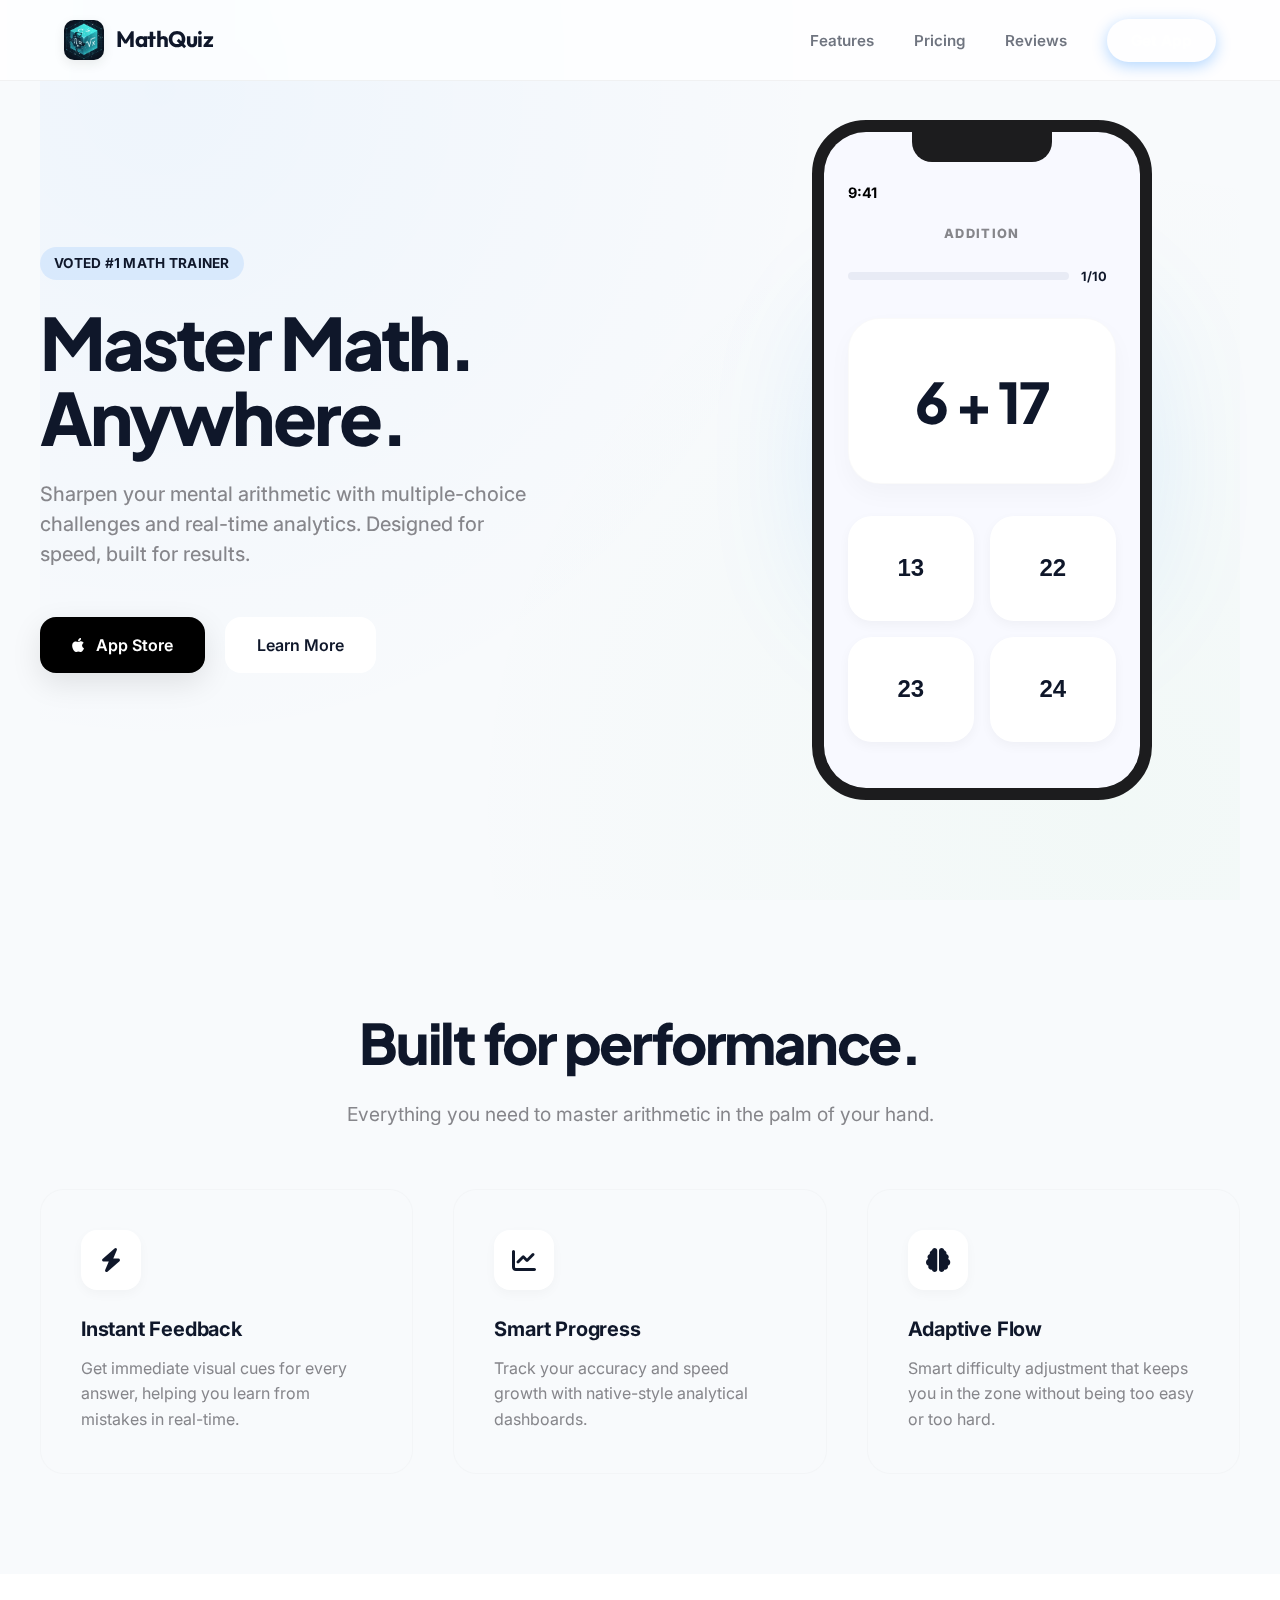
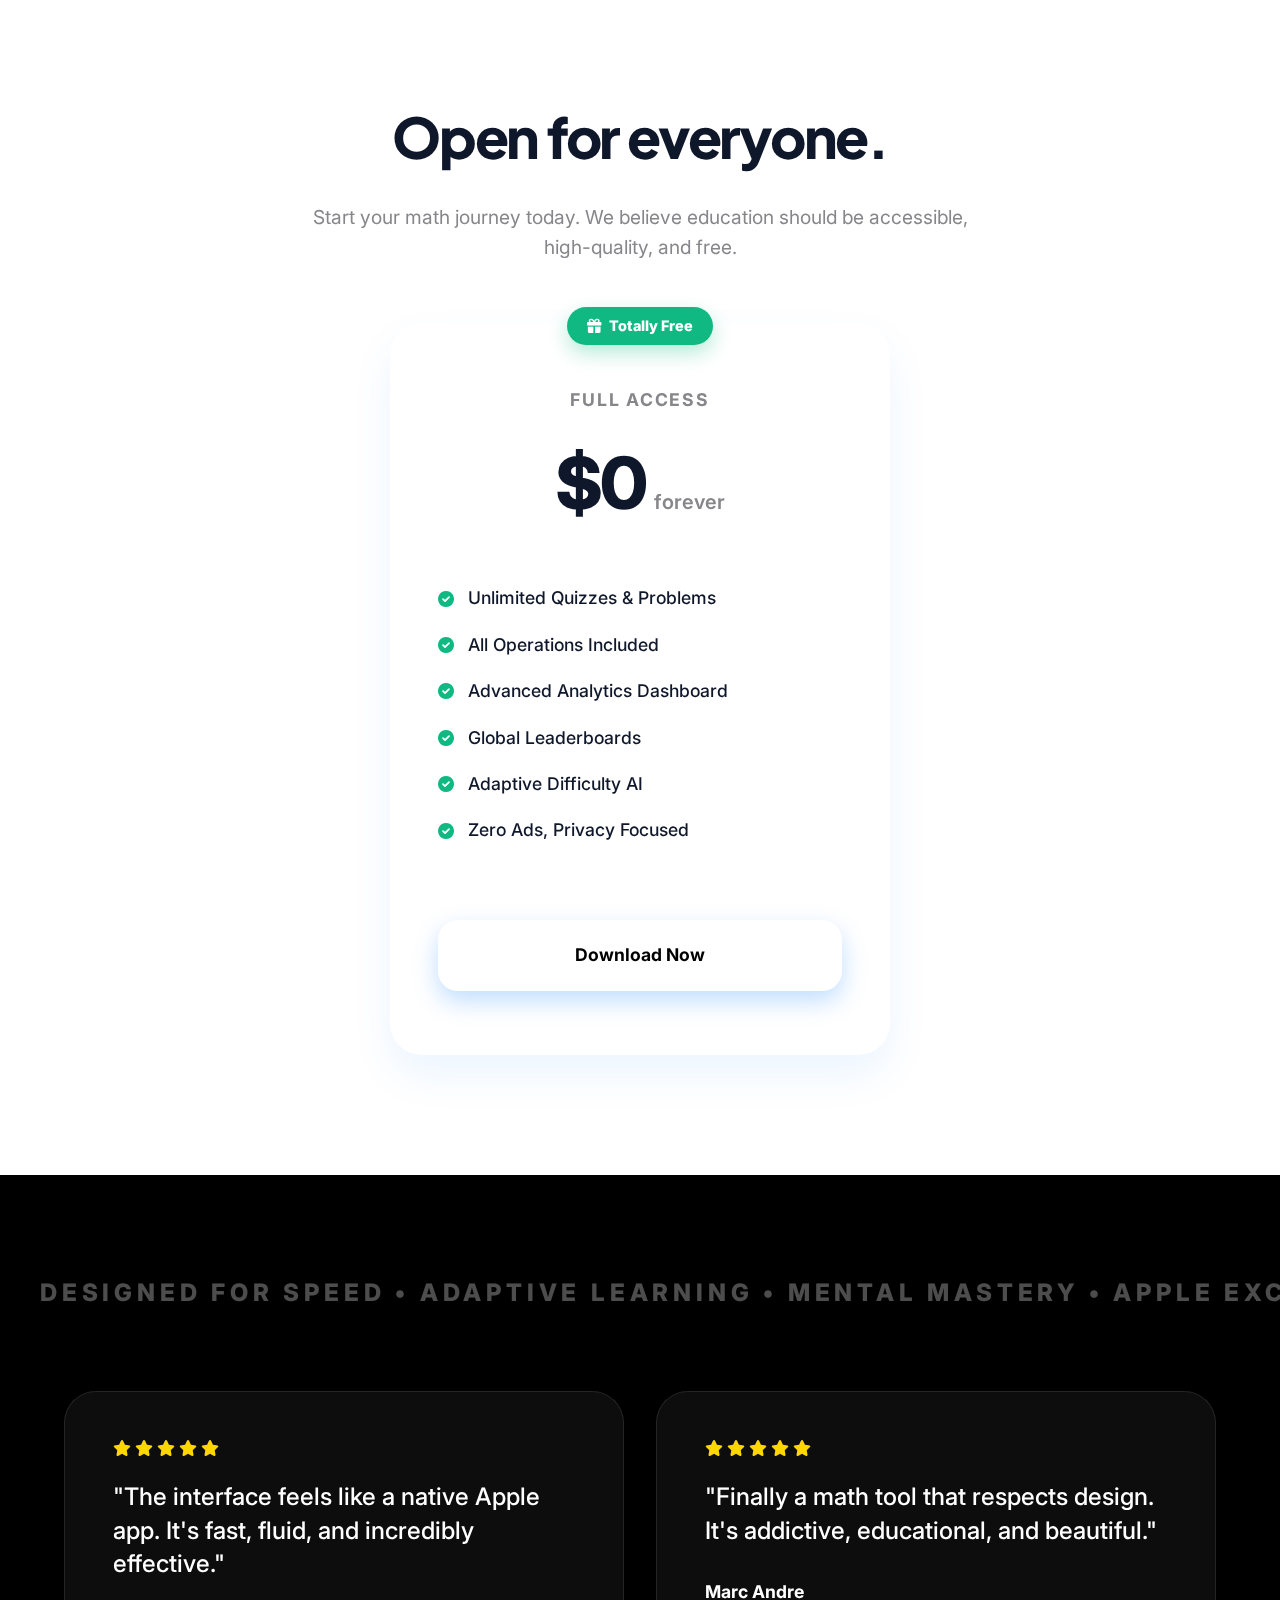
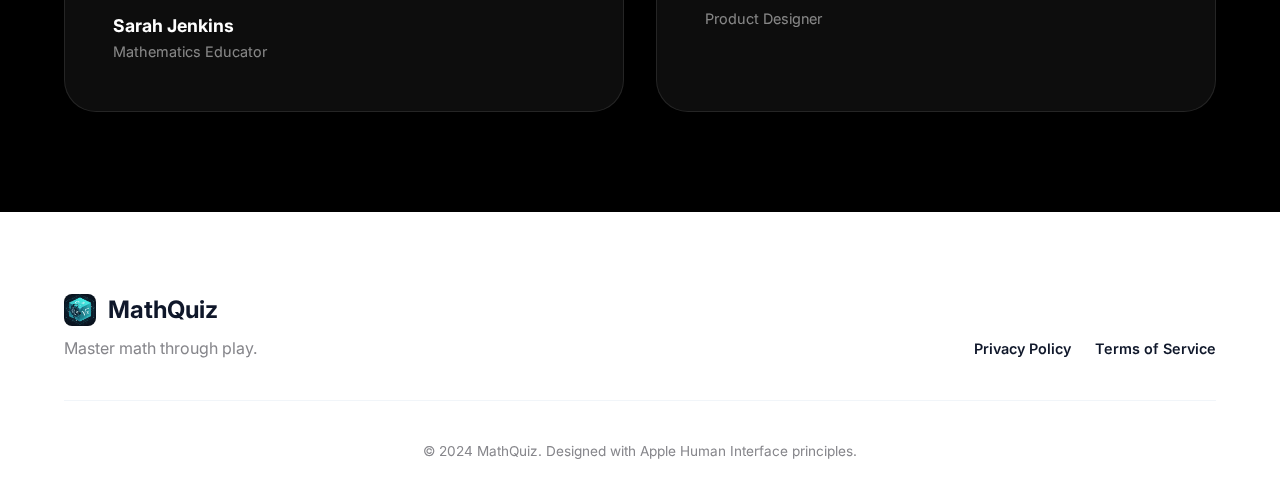
<file: index.html>
<!DOCTYPE html>
<html lang="en">
<head>
    <meta charset="UTF-8">
    <meta name="viewport" content="width=device-width, initial-scale=1.0, maximum-scale=1.0, user-scalable=no">
    <title>Math Quiz | Sharp Minds Play</title>
    
    <!-- Favicon -->
    <link rel="icon" type="image/jpeg" href="assets/favicon.jpg">
    <link rel="apple-touch-icon" href="assets/favicon.jpg">

    <link rel="preconnect" href="https://fonts.googleapis.com">
    <link rel="preconnect" href="https://fonts.gstatic.com" crossorigin>
    <link href="https://fonts.googleapis.com/css2?family=Inter:wght@400;500;600;700&family=Plus+Jakarta+Sans:wght@700;800&family=Outfit:wght@500;600;700&display=swap" rel="stylesheet">
    <link rel="stylesheet" href="styles/base.css">
    <link rel="stylesheet" href="styles/components/navigation.css">
    <link rel="stylesheet" href="styles/sections/hero.css">
    <link rel="stylesheet" href="styles/sections/features.css">
    <link rel="stylesheet" href="styles/sections/pricing.css">
    <link rel="stylesheet" href="styles/widgets/quiz.css">
    <link rel="stylesheet" href="style.css">
    <link href="https://cdnjs.cloudflare.com/ajax/libs/font-awesome/6.0.0/css/all.min.css" rel="stylesheet">
</head>
<body>
    <!-- Navigation -->
    <header>
        <nav class="container">
            <a href="index.html" class="nav-brand">
                <div class="brand-logo-container">
                    <img src="assets/favicon.jpg" alt="MathQuiz Logo" class="brand-logo">
                </div>
                <h1>MathQuiz</h1>
            </a>
            <ul class="nav-links">
                <li><a href="#features">Features</a></li>
                <li><a href="#pricing-section">Pricing</a></li>
                <li><a href="#social-proof">Reviews</a></li>
                <li><a href="https://apps.apple.com/us/app/math-quiz-learn-math-fast/id6751744778" target="_blank" class="btn-get-app micro-interaction">Get App</a></li>
            </ul>
        </nav>
    </header>

    <main>
        <!-- Hero Section -->
        <section id="hero" class="container">
            <div class="hero-content">
                <div class="hero-badge">Voted #1 Math Trainer</div>
                <h1>Master Math.<br>Anywhere.</h1>
                <p>Sharpen your mental arithmetic with multiple-choice challenges and real-time analytics. Designed for speed, built for results.</p>
                <div class="hero-ctas">
                    <a href="https://apps.apple.com/us/app/math-quiz-learn-math-fast/id6751744778" target="_blank" class="btn-download micro-interaction">
                        <i class="fab fa-apple"></i>
                        <span>App Store</span>
                    </a>
                    <a href="#features" class="btn-learn-more micro-interaction">Learn More</a>
                </div>
            </div>
            
            <!-- iPhone Device Frame Preview -->
            <div class="iphone-container">
                <div class="iphone-frame">
                    <div class="iphone-screen">
                        <div class="mockup-ui">
                            <div class="app-header">
                                <span class="status-bar-time">9:41</span>
                                <div class="app-nav-dots">
                                    <span></span><span></span><span></span>
                                </div>
                            </div>
                            
                            <div class="quiz-category-label">Multiplication</div>

                            <div id="quiz-widget" class="widget-container mini">
                                <div class="progress-container">
                                    <div class="progress-bar"><div id="progress-inner"></div></div>
                                    <span class="progress-text">6/10</span>
                                </div>
                                
                                <div class="problem-card">
                                    <span id="problem">8 × 7</span>
                                </div>
                                
                                <div id="options-grid" class="options-grid">
                                    <!-- Options injected by JS -->
                                    <button class="option-btn micro-interaction">48</button>
                                    <button class="option-btn micro-interaction">56</button>
                                    <button class="option-btn micro-interaction">64</button>
                                    <button class="option-btn micro-interaction">54</button>
                                </div>
                                
                                <div class="status-container">
                                    <p id="status-message"></p>
                                </div>
                            </div>
                        </div>
                    </div>
                </div>
                <div class="iphone-glow"></div>
            </div>
        </section>

        <!-- Feature Grid -->
        <section id="features" class="container">
            <div class="section-header" style="text-align: center; margin-bottom: 60px;">
                <h2 style="font-family: 'Plus Jakarta Sans', sans-serif; font-size: clamp(2.5rem, 5vw, 3.5rem); font-weight: 800; letter-spacing: -0.04em; margin-bottom: 1rem;">Built for performance.</h2>
                <p style="color: var(--color-apple-gray); font-size: 1.2rem;">Everything you need to master arithmetic in the palm of your hand.</p>
            </div>
            <div class="features-grid">
                <div class="feature-item micro-interaction">
                    <div class="icon-box">
                        <i class="fas fa-bolt"></i>
                    </div>
                    <h3>Instant Feedback</h3>
                    <p>Get immediate visual cues for every answer, helping you learn from mistakes in real-time.</p>
                </div>
                <div class="feature-item micro-interaction">
                    <div class="icon-box">
                        <i class="fas fa-chart-line"></i>
                    </div>
                    <h3>Smart Progress</h3>
                    <p>Track your accuracy and speed growth with native-style analytical dashboards.</p>
                </div>
                <div class="feature-item micro-interaction">
                    <div class="icon-box">
                        <i class="fas fa-brain"></i>
                    </div>
                    <h3>Adaptive Flow</h3>
                    <p>Smart difficulty adjustment that keeps you in the zone without being too easy or too hard.</p>
                </div>
            </div>
        </section>

        <!-- Pricing Section -->
        <section id="pricing-section">
            <div class="container">
                <div class="pricing-header">
                    <h2>Open for everyone.</h2>
                    <p>Start your math journey today. We believe education should be accessible, high-quality, and free.</p>
                </div>

                <div class="pricing-grid single-tier">
                    <!-- Unified Free Tier -->
                    <div class="pricing-card featured micro-interaction">
                        <div class="free-badge-float">
                            <i class="fas fa-gift"></i>
                            Totally Free
                        </div>
                        <span class="tier-name">Full Access</span>
                        <div class="tier-price">
                            <span class="price-amount">$0</span>
                            <span class="price-period">forever</span>
                        </div>
                        <ul class="feature-list">
                            <li><i class="fas fa-check-circle"></i> Unlimited Quizzes & Problems</li>
                            <li><i class="fas fa-check-circle"></i> All Operations Included</li>
                            <li><i class="fas fa-check-circle"></i> Advanced Analytics Dashboard</li>
                            <li><i class="fas fa-check-circle"></i> Global Leaderboards</li>
                            <li><i class="fas fa-check-circle"></i> Adaptive Difficulty AI</li>
                            <li><i class="fas fa-check-circle"></i> Zero Ads, Privacy Focused</li>
                        </ul>
                        <a href="https://apps.apple.com/us/app/math-quiz-learn-math-fast/id6751744778" class="btn-pricing primary">Download Now</a>
                    </div>
                </div>
            </div>
        </section>

        <!-- Social Proof -->
        <section id="social-proof">
            <div class="marquee-container">
                <div id="marquee-logos">
                    <span>DESIGNED FOR SPEED • ADAPTIVE LEARNING • MENTAL MASTERY • APPLE EXCELLENCE • MATH FOR ALL • NO ADS • PRIVACY FIRST</span>
                    <span>DESIGNED FOR SPEED • ADAPTIVE LEARNING • MENTAL MASTERY • APPLE EXCELLENCE • MATH FOR ALL • NO ADS • PRIVACY FIRST</span>
                </div>
            </div>
            <div class="container">
                <div class="testimonial-grid">
                    <div class="testimonial-card micro-interaction">
                        <div class="stars"><i class="fas fa-star"></i><i class="fas fa-star"></i><i class="fas fa-star"></i><i class="fas fa-star"></i><i class="fas fa-star"></i></div>
                        <blockquote>"The interface feels like a native Apple app. It's fast, fluid, and incredibly effective."</blockquote>
                        <div class="testimonial-author">
                            <div class="author-info">
                                <strong>Sarah Jenkins</strong>
                                <span>Mathematics Educator</span>
                            </div>
                        </div>
                    </div>
                    <div class="testimonial-card micro-interaction">
                        <div class="stars"><i class="fas fa-star"></i><i class="fas fa-star"></i><i class="fas fa-star"></i><i class="fas fa-star"></i><i class="fas fa-star"></i></div>
                        <blockquote>"Finally a math tool that respects design. It's addictive, educational, and beautiful."</blockquote>
                        <div class="testimonial-author">
                            <div class="author-info">
                                <strong>Marc Andre</strong>
                                <span>Product Designer</span>
                            </div>
                        </div>
                    </div>
                </div>
            </div>
        </section>
    </main>

    <footer>
        <div class="container">
            <div class="footer-content">
                <div class="footer-brand">
                    <div class="footer-brand-top">
                        <img src="assets/favicon.jpg" alt="MathQuiz Logo" class="footer-logo">
                        <h2>MathQuiz</h2>
                    </div>
                    <p>Master math through play.</p>
                </div>
                <div class="footer-links">
                    <a href="pages/legal/privacy.html">Privacy Policy</a>
                    <a href="pages/legal/terms.html">Terms of Service</a>
                </div>
            </div>
            <div class="footer-bottom">
                <p>&copy; 2024 MathQuiz. Designed with Apple Human Interface principles.</p>
            </div>
        </div>
    </footer>

    <script src="script.js"></script>
</body>
</html>
</file>
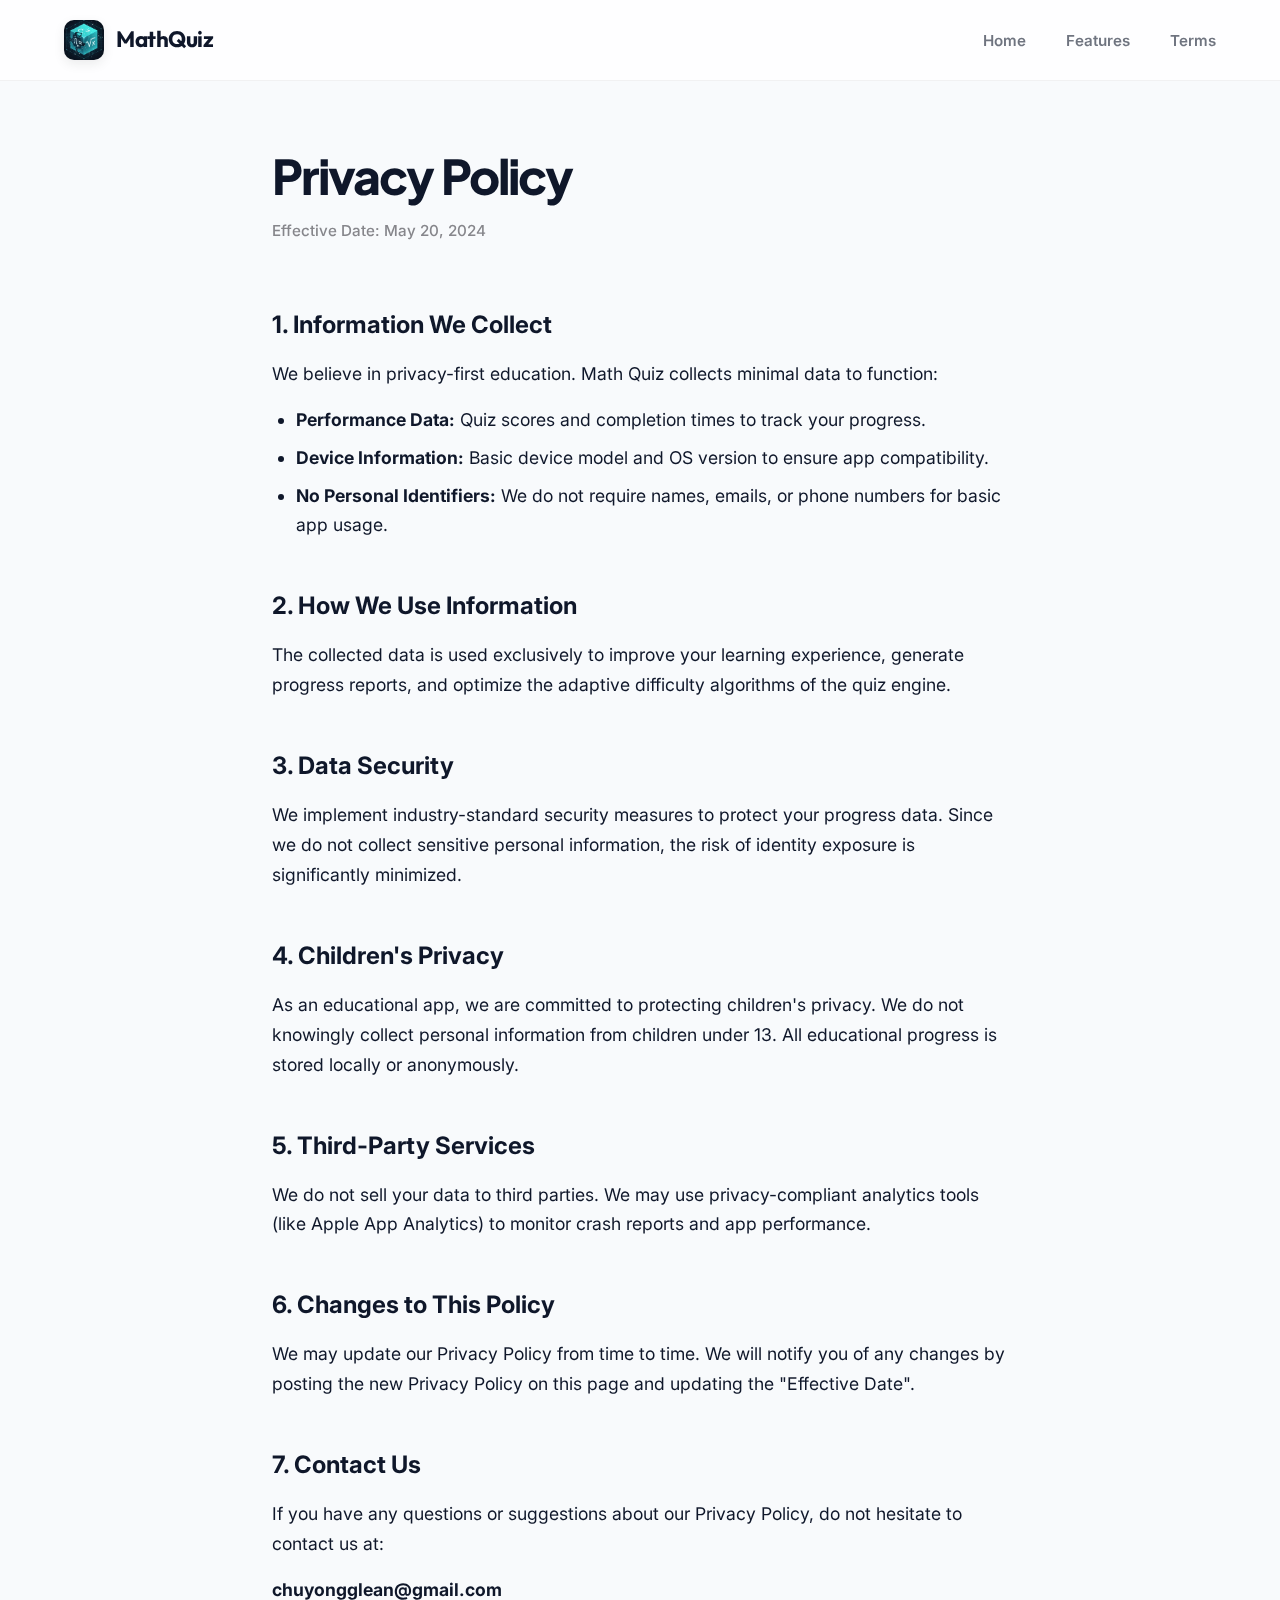
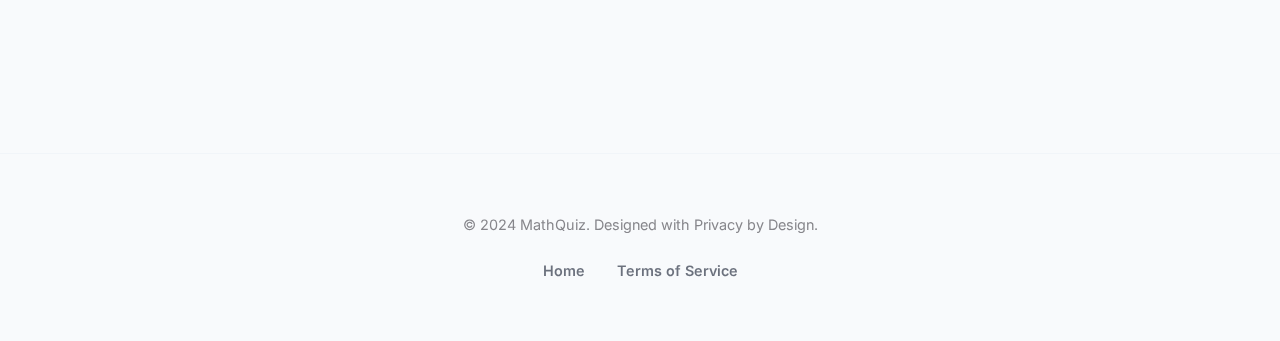
<file: pages/legal/privacy.html>
<!DOCTYPE html>
<html lang="en">
<head>
    <meta charset="UTF-8">
    <meta name="viewport" content="width=device-width, initial-scale=1.0">
    <title>Privacy Policy | Math Quiz</title>
    
    <!-- Favicon -->
    <link rel="icon" type="image/jpeg" href="../../assets/favicon.jpg">

    <link rel="preconnect" href="https://fonts.googleapis.com">
    <link rel="preconnect" href="https://fonts.gstatic.com" crossorigin>
    <link href="https://fonts.googleapis.com/css2?family=Inter:wght@400;500;600;700&family=Plus+Jakarta+Sans:wght@700;800&family=Outfit:wght@500;600;700&display=swap" rel="stylesheet">
    <link rel="stylesheet" href="../../styles/base.css">
    <link rel="stylesheet" href="../../styles/components/navigation.css">
    <link rel="stylesheet" href="../../styles/pages/legal.css">
    <link href="https://cdnjs.cloudflare.com/ajax/libs/font-awesome/6.0.0/css/all.min.css" rel="stylesheet">
</head>
<body>
    <header>
        <nav class="container">
            <a href="../../index.html" class="nav-brand">
                <div class="brand-logo-container">
                    <img src="../../assets/favicon.jpg" alt="MathQuiz Logo" class="brand-logo">
                </div>
                <h1>MathQuiz</h1>
            </a>
            <ul class="nav-links">
                <li><a href="../../index.html">Home</a></li>
                <li><a href="../../index.html#features">Features</a></li>
                <li><a href="terms.html">Terms</a></li>
            </ul>
        </nav>
    </header>

    <main class="legal-container">
        <section class="legal-content">
            <h1>Privacy Policy</h1>
            <p class="last-updated">Effective Date: May 20, 2024</p>

            <div class="legal-section">
                <h2>1. Information We Collect</h2>
                <p>We believe in privacy-first education. Math Quiz collects minimal data to function:</p>
                <ul>
                    <li><strong>Performance Data:</strong> Quiz scores and completion times to track your progress.</li>
                    <li><strong>Device Information:</strong> Basic device model and OS version to ensure app compatibility.</li>
                    <li><strong>No Personal Identifiers:</strong> We do not require names, emails, or phone numbers for basic app usage.</li>
                </ul>
            </div>

            <div class="legal-section">
                <h2>2. How We Use Information</h2>
                <p>The collected data is used exclusively to improve your learning experience, generate progress reports, and optimize the adaptive difficulty algorithms of the quiz engine.</p>
            </div>

            <div class="legal-section">
                <h2>3. Data Security</h2>
                <p>We implement industry-standard security measures to protect your progress data. Since we do not collect sensitive personal information, the risk of identity exposure is significantly minimized.</p>
            </div>

            <div class="legal-section">
                <h2>4. Children's Privacy</h2>
                <p>As an educational app, we are committed to protecting children's privacy. We do not knowingly collect personal information from children under 13. All educational progress is stored locally or anonymously.</p>
            </div>

            <div class="legal-section">
                <h2>5. Third-Party Services</h2>
                <p>We do not sell your data to third parties. We may use privacy-compliant analytics tools (like Apple App Analytics) to monitor crash reports and app performance.</p>
            </div>

            <div class="legal-section">
                <h2>6. Changes to This Policy</h2>
                <p>We may update our Privacy Policy from time to time. We will notify you of any changes by posting the new Privacy Policy on this page and updating the "Effective Date".</p>
            </div>

            <div class="legal-section">
                <h2>7. Contact Us</h2>
                <p>If you have any questions or suggestions about our Privacy Policy, do not hesitate to contact us at:</p>
                <p class="contact-email">chuyongglean@gmail.com</p>
            </div>
        </section>
    </main>

    <footer class="legal-footer">
        <div class="container">
            <p>© 2024 MathQuiz. Designed with Privacy by Design.</p>
            <div class="footer-sub-links">
                <a href="../../index.html">Home</a>
                <a href="terms.html">Terms of Service</a>
            </div>
        </div>
    </footer>

    <script src="../../script.js"></script>
</body>
</html>
</file>
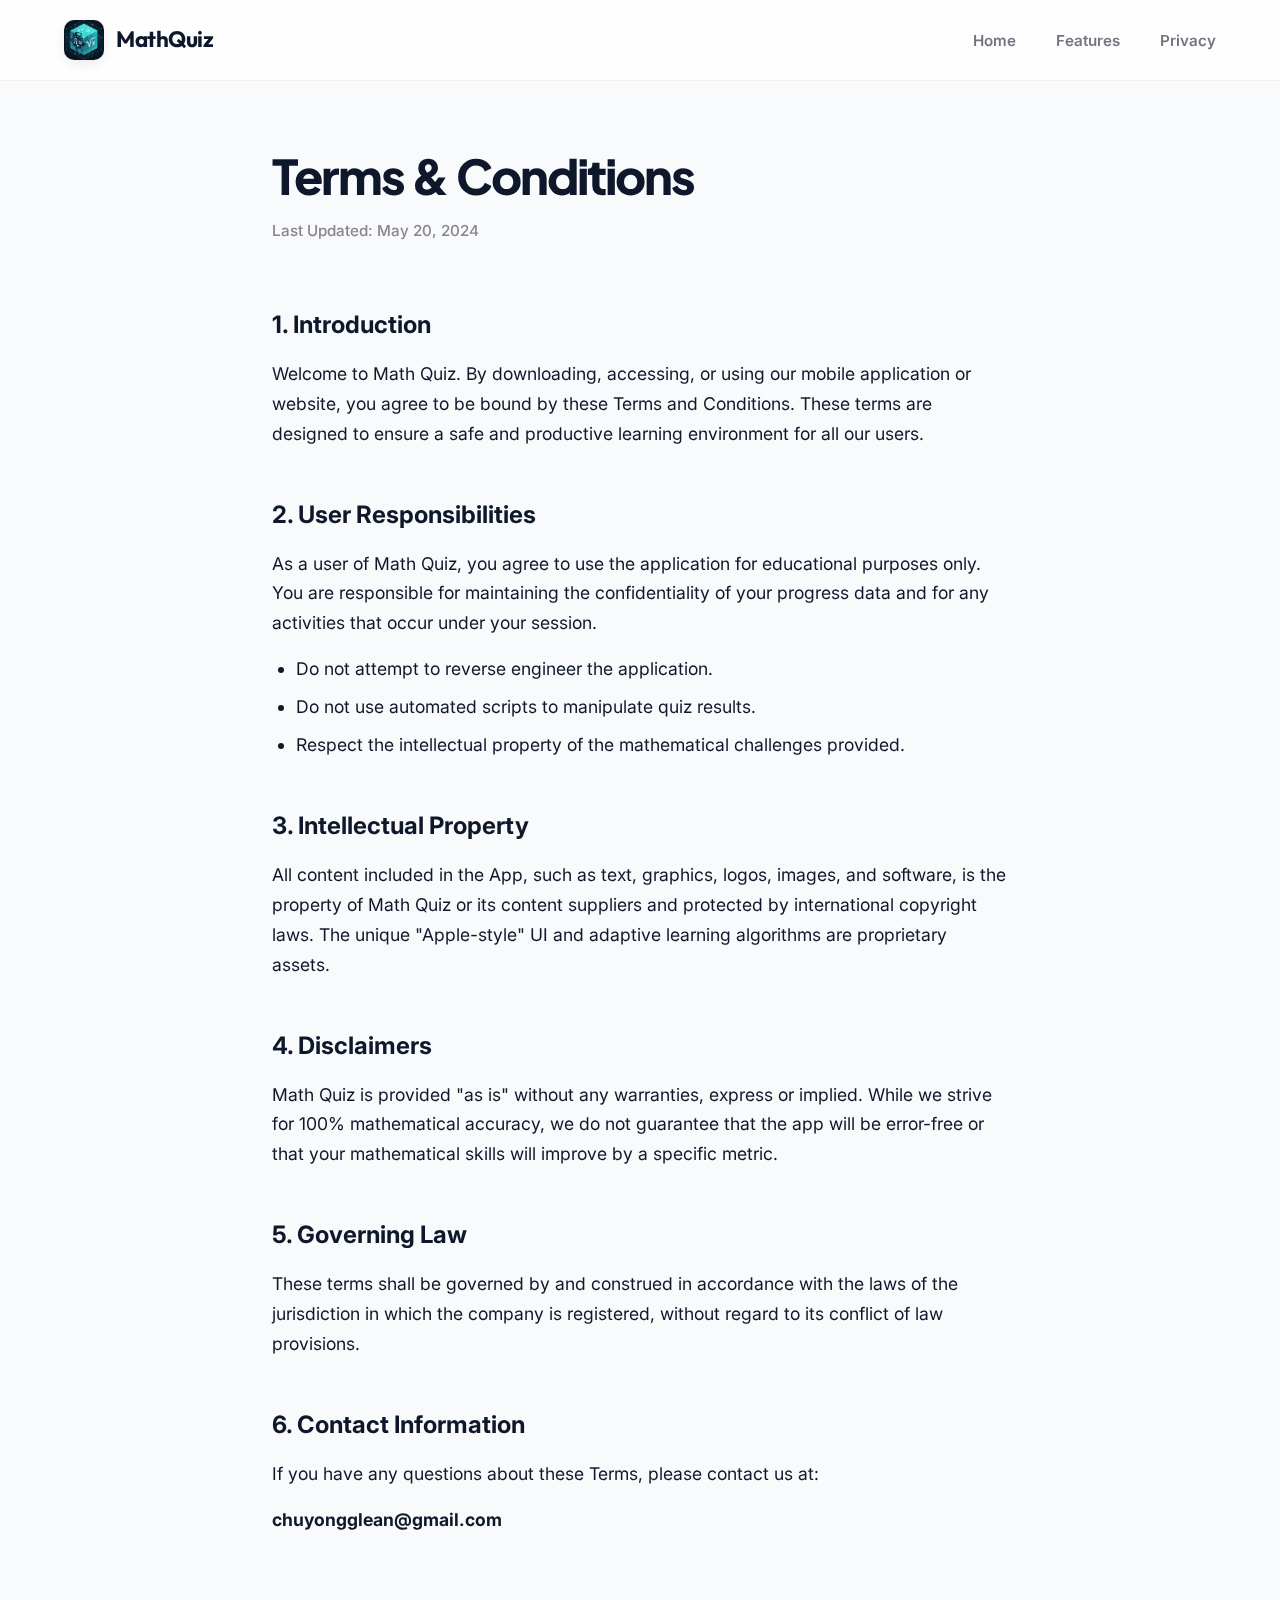
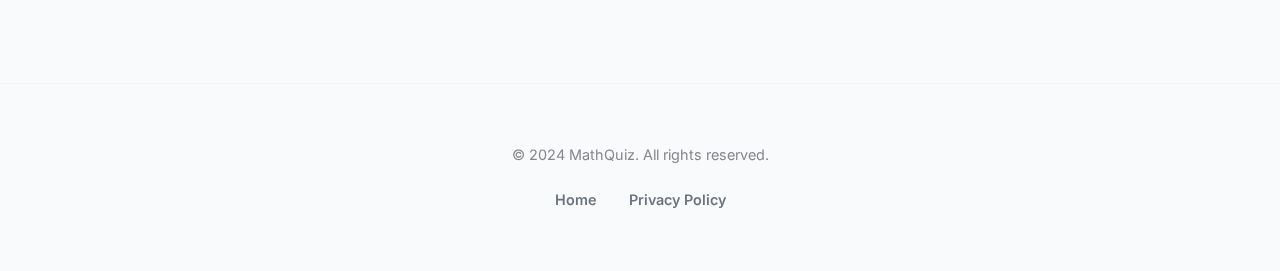
<file: pages/legal/terms.html>
<!DOCTYPE html>
<html lang="en">
<head>
    <meta charset="UTF-8">
    <meta name="viewport" content="width=device-width, initial-scale=1.0">
    <title>Terms of Service | Math Quiz</title>
    
    <!-- Favicon -->
    <link rel="icon" type="image/jpeg" href="../../assets/favicon.jpg">
    
    <link rel="preconnect" href="https://fonts.googleapis.com">
    <link rel="preconnect" href="https://fonts.gstatic.com" crossorigin>
    <link href="https://fonts.googleapis.com/css2?family=Inter:wght@400;500;600;700&family=Plus+Jakarta+Sans:wght@700;800&family=Outfit:wght@500;600;700&display=swap" rel="stylesheet">
    <link rel="stylesheet" href="../../styles/base.css">
    <link rel="stylesheet" href="../../styles/components/navigation.css">
    <link rel="stylesheet" href="../../styles/pages/legal.css">
    <link href="https://cdnjs.cloudflare.com/ajax/libs/font-awesome/6.0.0/css/all.min.css" rel="stylesheet">
</head>
<body>
    <header>
        <nav class="container">
            <a href="../../index.html" class="nav-brand">
                <div class="brand-logo-container">
                    <img src="../../assets/favicon.jpg" alt="MathQuiz Logo" class="brand-logo">
                </div>
                <h1>MathQuiz</h1>
            </a>
            <ul class="nav-links">
                <li><a href="../../index.html">Home</a></li>
                <li><a href="../../index.html#features">Features</a></li>
                <li><a href="privacy.html">Privacy</a></li>
            </ul>
        </nav>
    </header>

    <main class="legal-container">
        <section class="legal-content">
            <h1>Terms &amp; Conditions</h1>
            <p class="last-updated">Last Updated: May 20, 2024</p>

            <div class="legal-section">
                <h2>1. Introduction</h2>
                <p>Welcome to Math Quiz. By downloading, accessing, or using our mobile application or website, you agree to be bound by these Terms and Conditions. These terms are designed to ensure a safe and productive learning environment for all our users.</p>
            </div>

            <div class="legal-section">
                <h2>2. User Responsibilities</h2>
                <p>As a user of Math Quiz, you agree to use the application for educational purposes only. You are responsible for maintaining the confidentiality of your progress data and for any activities that occur under your session.</p>
                <ul>
                    <li>Do not attempt to reverse engineer the application.</li>
                    <li>Do not use automated scripts to manipulate quiz results.</li>
                    <li>Respect the intellectual property of the mathematical challenges provided.</li>
                </ul>
            </div>

            <div class="legal-section">
                <h2>3. Intellectual Property</h2>
                <p>All content included in the App, such as text, graphics, logos, images, and software, is the property of Math Quiz or its content suppliers and protected by international copyright laws. The unique "Apple-style" UI and adaptive learning algorithms are proprietary assets.</p>
            </div>

            <div class="legal-section">
                <h2>4. Disclaimers</h2>
                <p>Math Quiz is provided "as is" without any warranties, express or implied. While we strive for 100% mathematical accuracy, we do not guarantee that the app will be error-free or that your mathematical skills will improve by a specific metric.</p>
            </div>

            <div class="legal-section">
                <h2>5. Governing Law</h2>
                <p>These terms shall be governed by and construed in accordance with the laws of the jurisdiction in which the company is registered, without regard to its conflict of law provisions.</p>
            </div>

            <div class="legal-section">
                <h2>6. Contact Information</h2>
                <p>If you have any questions about these Terms, please contact us at:</p>
                <p class="contact-email">chuyongglean@gmail.com</p>
            </div>
        </section>
    </main>

    <footer class="legal-footer">
        <div class="container">
            <p>© 2024 MathQuiz. All rights reserved.</p>
            <div class="footer-sub-links">
                <a href="../../index.html">Home</a>
                <a href="privacy.html">Privacy Policy</a>
            </div>
        </div>
    </footer>

    <script src="../../script.js"></script>
</body>
</html>
</file>
<file: styles/base.css>
:root {
    --color-slate-50: #f8fafc;
    --color-slate-100: #f1f5f9;
    --color-slate-900: #0f172a;
    --color-apple-bg: #ffffff;
    --color-apple-gray: #86868b;
    --color-emerald: #10b981;
    --color-crimson: #ef4444;
    --radius-ios: 20px;
    --shadow-soft: 0 4px 6px -1px rgb(0 0 0 / 0.1), 0 2px 4px -2px rgb(0 0 0 / 0.1);
}

* {
    margin: 0;
    padding: 0;
    box-sizing: border-box;
    -webkit-font-smoothing: antialiased;
    -moz-osx-font-smoothing: grayscale;
}

html {
    scroll-behavior: smooth;
}

body {
    font-family: 'Inter', system-ui, -apple-system, sans-serif;
    background-color: var(--color-slate-50);
    color: var(--color-slate-900);
    line-height: 1.5;
    overflow-x: hidden;
}

.container {
    max-width: 1200px;
    margin: 0 auto;
    padding: 0 24px;
}

.micro-interaction {
    transition: transform 0.2s cubic-bezier(0.4, 0, 0.2, 1), opacity 0.2s ease;
}

.micro-interaction:active {
    transform: scale(0.96);
}

section {
    width: 100%;
}
</file>
<file: styles/components/navigation.css>
header {
    position: fixed;
    top: 0;
    width: 100%;
    z-index: 1000;
    background: rgba(255, 255, 255, 0.8);
    backdrop-filter: saturate(180%) blur(20px);
    -webkit-backdrop-filter: saturate(180%) blur(20px);
    border-bottom: 0.5px solid rgba(0, 0, 0, 0.05);
}

nav {
    height: 80px;
    display: flex;
    justify-content: space-between;
    align-items: center;
}

.nav-brand {
    display: flex;
    align-items: center;
    gap: 12px;
    text-decoration: none; /* Ensure no underline for link */
}

.brand-logo-container {
    width: 40px;
    height: 40px;
    border-radius: 10px;
    overflow: hidden;
    display: flex;
    align-items: center;
    justify-content: center;
    box-shadow: 0 4px 12px rgba(0, 0, 0, 0.08);
    transition: transform 0.2s ease;
}

.nav-brand:hover .brand-logo-container {
    transform: scale(1.05);
}

.brand-logo {
    width: 100%;
    height: 100%;
    object-fit: cover;
}

.nav-brand h1 {
    font-family: 'Outfit', sans-serif;
    font-size: 1.4rem;
    font-weight: 700;
    letter-spacing: -0.02em;
    color: var(--color-slate-900);
    margin: 0;
}

.nav-links {
    display: flex;
    list-style: none;
    gap: 2.5rem;
    align-items: center;
    margin: 0;
    padding: 0;
}

.nav-links a {
    text-decoration: none;
    color: var(--color-slate-900);
    font-weight: 600;
    font-size: 0.95rem;
    opacity: 0.6;
    transition: opacity 0.2s;
}

.nav-links a:hover {
    opacity: 1;
}

.btn-get-app {
    background: var(--color-apple-blue);
    color: white !important;
    padding: 0.75rem 1.5rem !important;
    border-radius: 99px;
    font-weight: 700 !important;
    opacity: 1 !important;
    box-shadow: 0 4px 15px rgba(0, 122, 255, 0.3);
}

@media (max-width: 640px) {
    .nav-links {
        display: none;
    }
    
    nav {
        height: 64px;
    }
    
    .brand-logo-container {
        width: 32px;
        height: 32px;
        border-radius: 8px;
    }

    .nav-brand h1 {
        font-size: 1.2rem;
    }
}
</file>
<file: styles/sections/hero.css>
#hero {
    padding: 120px 0 100px;
    display: grid;
    grid-template-columns: 1.2fr 1fr;
    align-items: center;
    gap: 4rem;
    background: radial-gradient(circle at 10% 10%, rgba(0, 122, 255, 0.04) 0%, transparent 50%),
                radial-gradient(circle at 90% 90%, rgba(52, 199, 89, 0.03) 0%, transparent 50%);
}

.hero-content {
    text-align: left;
}

.hero-badge {
    display: inline-block;
    padding: 6px 14px;
    background: rgba(0, 122, 255, 0.1);
    color: var(--color-apple-blue);
    border-radius: 99px;
    font-size: 0.85rem;
    font-weight: 700;
    margin-bottom: 1.5rem;
    letter-spacing: 0.02em;
    text-transform: uppercase;
}

.hero-content h1 {
    font-family: 'Plus Jakarta Sans', sans-serif;
    font-size: clamp(3rem, 6vw, 4.5rem);
    font-weight: 800;
    letter-spacing: -0.04em;
    line-height: 1.05;
    margin-bottom: 1.5rem;
    color: var(--color-slate-900);
}

.hero-content p {
    font-size: 1.25rem;
    color: var(--color-apple-gray);
    max-width: 500px;
    margin-bottom: 3rem;
    font-weight: 450;
    line-height: 1.5;
}

.hero-ctas {
    display: flex;
    gap: 1.25rem;
}

.btn-download {
    background: #000;
    color: white;
    padding: 1rem 2rem;
    border-radius: 16px;
    text-decoration: none;
    display: flex;
    align-items: center;
    gap: 12px;
    font-weight: 600;
    box-shadow: 0 10px 30px rgba(0,0,0,0.1);
}

.btn-learn-more {
    background: var(--color-apple-bg);
    border: none;
    color: var(--color-slate-800);
    padding: 1rem 2rem;
    border-radius: 16px;
    font-weight: 600;
    cursor: pointer;
    text-decoration: none;
}

/* iPhone Device Frame */
.iphone-container {
    position: relative;
    width: 340px;
    margin: 0 auto;
}

.iphone-frame {
    position: relative;
    width: 100%;
    height: 680px;
    background: #000;
    border: 12px solid #1c1c1e;
    border-radius: 54px;
    box-shadow: var(--shadow-premium), 0 0 0 2px #3a3a3c;
    overflow: hidden;
    z-index: 2;
}

.iphone-glow {
    position: absolute;
    top: 50%;
    left: 50%;
    transform: translate(-50%, -50%);
    width: 120%;
    height: 90%;
    background: radial-gradient(circle, rgba(0, 122, 255, 0.15) 0%, transparent 70%);
    z-index: 1;
    filter: blur(40px);
}

.iphone-frame::before {
    content: '';
    position: absolute;
    top: 0;
    left: 50%;
    transform: translateX(-50%);
    width: 140px;
    height: 30px;
    background: #1c1c1e;
    border-bottom-left-radius: 20px;
    border-bottom-right-radius: 20px;
    z-index: 10;
}

.iphone-screen {
    width: 100%;
    height: 100%;
    background: #fff;
    position: relative;
}

@media (max-width: 992px) {
    #hero {
        grid-template-columns: 1fr;
        text-align: center;
        padding-top: 80px;
    }
    
    .hero-content {
        text-align: center;
        display: flex;
        flex-direction: column;
        align-items: center;
    }
    
    .hero-ctas {
        justify-content: center;
    }
}
</file>
<file: styles/sections/features.css>
#features {
    padding: 100px 0;
}

.features-grid {
    display: grid;
    grid-template-columns: repeat(auto-fit, minmax(320px, 1fr));
    gap: 1.5rem;
}

.feature-item {
    padding: 3rem 2rem;
    border-radius: var(--radius-ios);
    background: var(--color-slate-50);
    border: 1px solid rgba(0,0,0,0.02);
    text-align: left;
}

.feature-icon {
    width: 44px;
    height: 44px;
    margin-bottom: 1.5rem;
    color: var(--color-apple-blue);
}

.feature-item h3 {
    font-weight: 700;
    font-size: 1.4rem;
    margin-bottom: 0.75rem;
    letter-spacing: -0.01em;
}

.feature-item p {
    color: var(--color-apple-gray);
    font-size: 1.05rem;
    line-height: 1.6;
}
</file>
<file: styles/sections/pricing.css>
/* Pricing Section - Premium Apple-inspired SaaS aesthetic */
#pricing-section {
    padding: 120px 0;
    background-color: var(--color-apple-bg);
    position: relative;
}

.pricing-header {
    text-align: center;
    max-width: 700px;
    margin: 0 auto 60px;
}

.pricing-header h2 {
    font-family: 'Plus Jakarta Sans', sans-serif;
    font-size: clamp(2.5rem, 5vw, 3.5rem);
    font-weight: 800;
    letter-spacing: -0.04em;
    color: var(--color-slate-900);
    margin-bottom: 1.5rem;
}

.pricing-header p {
    font-size: 1.2rem;
    color: var(--color-apple-gray);
    line-height: 1.6;
}

.pricing-grid {
    display: flex;
    justify-content: center;
    align-items: stretch;
    max-width: 500px;
    margin: 0 auto;
}

.pricing-card {
    background: #fff;
    border-radius: 32px;
    padding: 4rem 3rem;
    border: 1px solid var(--color-slate-100);
    display: flex;
    flex-direction: column;
    transition: all 0.4s cubic-bezier(0.4, 0, 0.2, 1);
    position: relative;
    width: 100%;
}

.pricing-card:hover {
    transform: translateY(-8px);
    box-shadow: 0 30px 60px rgba(0, 0, 0, 0.08);
}

.pricing-card.featured {
    border: 2px solid var(--color-apple-blue);
    z-index: 2;
    box-shadow: 0 20px 40px rgba(0, 122, 255, 0.08);
}

.free-badge-float {
    position: absolute;
    top: -16px;
    left: 50%;
    transform: translateX(-50%);
    background: var(--color-emerald);
    color: white;
    padding: 8px 20px;
    border-radius: 99px;
    font-weight: 800;
    font-size: 0.9rem;
    display: flex;
    align-items: center;
    gap: 8px;
    box-shadow: 0 8px 20px rgba(16, 185, 129, 0.3);
    white-space: nowrap;
}

.tier-name {
    font-size: 1.1rem;
    font-weight: 700;
    color: var(--color-apple-gray);
    margin-bottom: 1rem;
    text-transform: uppercase;
    letter-spacing: 0.1em;
    text-align: center;
}

.tier-price {
    margin-bottom: 3rem;
    text-align: center;
}

.price-amount {
    font-size: 4.5rem;
    font-weight: 800;
    color: var(--color-slate-900);
    letter-spacing: -0.04em;
}

.price-period {
    font-size: 1.25rem;
    color: var(--color-apple-gray);
    font-weight: 600;
    margin-left: 4px;
}

.feature-list {
    list-style: none;
    margin-bottom: 3.5rem;
    flex-grow: 1;
}

.feature-list li {
    display: flex;
    align-items: center;
    gap: 14px;
    margin-bottom: 1.25rem;
    color: var(--color-slate-800);
    font-weight: 500;
    font-size: 1.1rem;
}

.feature-list i {
    color: var(--color-emerald);
    font-size: 1rem;
}

.btn-pricing {
    width: 100%;
    padding: 1.4rem;
    border-radius: 20px;
    text-align: center;
    text-decoration: none;
    font-weight: 700;
    font-size: 1.1rem;
    transition: all 0.2s ease;
}

.btn-pricing.primary {
    background: var(--color-apple-blue);
    color: #000; /* Set to black as per user request */
    box-shadow: 0 10px 25px rgba(0, 122, 255, 0.25);
}

.btn-pricing:hover {
    filter: brightness(1.05);
    transform: scale(1.02);
}

@media (max-width: 640px) {
    .pricing-card {
        padding: 3rem 1.5rem;
    }
    
    .price-amount {
        font-size: 3.5rem;
    }
}
</file>
<file: styles/widgets/quiz.css>
/* App UI Styling within iPhone - Mocking the actual App Store app */
.mockup-ui {
    padding: 50px 24px 20px;
    display: flex;
    flex-direction: column;
    height: 100%;
    background: #F8F9FF;
}

.app-header {
    display: flex;
    justify-content: space-between;
    align-items: center;
    padding: 0 0 20px;
    font-size: 0.9rem;
    font-weight: 700;
    color: #000;
}

.quiz-category-label {
    font-size: 0.8rem;
    text-transform: uppercase;
    letter-spacing: 0.1em;
    color: var(--color-apple-gray);
    font-weight: 800;
    margin-bottom: 24px;
    text-align: center;
}

.widget-container.mini {
    flex: 1;
    display: flex;
    flex-direction: column;
    align-items: center;
}

.progress-container {
    width: 100%;
    display: flex;
    align-items: center;
    gap: 12px;
    margin-bottom: 32px;
}

.progress-bar {
    flex: 1;
    height: 8px;
    background: #E8EBF5;
    border-radius: 10px;
    overflow: hidden;
}

#progress-inner {
    width: 0%;
    height: 100%;
    background: var(--color-apple-blue);
    transition: width 0.4s cubic-bezier(0.16, 1, 0.3, 1);
}

.progress-text {
    font-size: 0.8rem;
    font-weight: 700;
    color: var(--color-apple-blue);
    min-width: 35px;
}

.problem-card {
    background: white;
    width: 100%;
    padding: 40px 20px;
    border-radius: 32px;
    box-shadow: 0 10px 25px rgba(0,0,0,0.03);
    margin-bottom: 32px;
    display: flex;
    justify-content: center;
    align-items: center;
    border: 1px solid rgba(0,0,0,0.02);
}

#problem {
    font-family: 'Plus Jakarta Sans', sans-serif;
    font-size: 3.5rem;
    font-weight: 800;
    letter-spacing: -0.04em;
    color: var(--color-slate-900);
}

.options-grid {
    display: grid;
    grid-template-columns: 1fr 1fr;
    gap: 16px;
    width: 100%;
}

.option-btn {
    aspect-ratio: 1.2 / 1;
    border-radius: 24px;
    border: 2px solid transparent;
    background: white;
    color: var(--color-slate-900);
    font-size: 1.5rem;
    font-weight: 800;
    cursor: pointer;
    box-shadow: 0 4px 12px rgba(0,0,0,0.04);
    display: flex;
    align-items: center;
    justify-content: center;
    transition: all 0.2s var(--transition-ios);
}

.option-btn:hover {
    background: #fdfdfd;
    transform: translateY(-2px);
    box-shadow: 0 8px 20px rgba(0,0,0,0.06);
}

.option-btn.correct {
    background: var(--color-emerald);
    color: white;
    box-shadow: 0 10px 20px rgba(52, 199, 89, 0.3);
}

.option-btn.wrong {
    background: var(--color-crimson);
    color: white;
    box-shadow: 0 10px 20px rgba(255, 59, 48, 0.3);
}

.option-btn.hint {
    border-color: var(--color-emerald);
    background: rgba(52, 199, 89, 0.05);
}

.status-container {
    margin-top: auto;
    padding-bottom: 20px;
    height: 40px;
}

#status-message {
    font-weight: 800;
    font-size: 1.1rem;
    opacity: 0;
    transition: opacity 0.3s ease, transform 0.3s ease;
    transform: translateY(10px);
}

#status-message[style*="opacity: 1"] {
    transform: translateY(0);
}

/* Interactive States */
.shake {
    animation: appleShake 0.4s cubic-bezier(.36,.07,.19,.97) both;
}

@keyframes appleShake {
    10%, 90% { transform: translate3d(-2px, 0, 0); }
    20%, 80% { transform: translate3d(4px, 0, 0); }
    30%, 50%, 70% { transform: translate3d(-6px, 0, 0); }
    40%, 60% { transform: translate3d(6px, 0, 0); }
}
</file>
<file: style.css>
/* Main landing page specifics */
#features {
    padding: 100px 0;
}

.features-grid {
    display: grid;
    grid-template-columns: repeat(3, 1fr);
    gap: 2.5rem;
}

.feature-item {
    padding: 40px;
    background: var(--color-slate-50);
    border-radius: 24px;
    border: 1px solid rgba(0,0,0,0.02);
}

.icon-box {
    width: 60px;
    height: 60px;
    background: white;
    border-radius: 16px;
    display: flex;
    align-items: center;
    justify-content: center;
    margin-bottom: 24px;
    color: var(--color-apple-blue);
    font-size: 1.5rem;
    box-shadow: 0 4px 12px rgba(0,0,0,0.03);
}

.feature-item h3 {
    font-size: 1.25rem;
    font-weight: 700;
    margin-bottom: 12px;
}

.feature-item p {
    color: var(--color-apple-gray);
    font-size: 1rem;
    line-height: 1.6;
}

#social-proof {
    padding: 100px 0;
    background: #000;
    color: white;
    overflow: hidden;
}

.marquee-container {
    margin-bottom: 80px;
    white-space: nowrap;
    display: flex;
}

#marquee-logos {
    display: flex;
    animation: marquee 40s linear infinite;
}

#marquee-logos span {
    font-size: 1.5rem;
    font-weight: 800;
    padding: 0 40px;
    opacity: 0.3;
    letter-spacing: 0.2em;
}

@keyframes marquee {
    0% { transform: translateX(0); }
    100% { transform: translateX(-50%); }
}

.testimonial-grid {
    display: grid;
    grid-template-columns: 1fr 1fr;
    gap: 2rem;
}

.testimonial-card {
    background: rgba(255, 255, 255, 0.05);
    padding: 48px;
    border-radius: 32px;
    border: 1px solid rgba(255, 255, 255, 0.1);
}

.stars {
    color: #FFD700;
    margin-bottom: 24px;
    display: flex;
    gap: 4px;
}

blockquote {
    font-size: 1.5rem;
    font-weight: 500;
    margin-bottom: 32px;
    line-height: 1.4;
}

.testimonial-author {
    display: flex;
    align-items: center;
    gap: 16px;
}

.author-info strong {
    display: block;
    font-size: 1.1rem;
}

.author-info span {
    opacity: 0.5;
    font-size: 0.9rem;
}

footer {
    padding: 80px 0 40px;
    background: #fff;
}

.footer-content {
    display: flex;
    justify-content: space-between;
    align-items: flex-end;
    padding-bottom: 40px;
    border-bottom: 1px solid var(--color-slate-100);
    margin-bottom: 40px;
}

.footer-brand-top {
    display: flex;
    align-items: center;
    gap: 12px;
    margin-bottom: 8px;
}

.footer-logo {
    width: 32px;
    height: 32px;
    border-radius: 8px;
    object-fit: cover;
}

.footer-brand h2 {
    font-size: 1.5rem;
}

.footer-brand p {
    color: var(--color-apple-gray);
}

.footer-links {
    display: flex;
    gap: 24px;
}

.footer-links a {
    text-decoration: none;
    color: var(--color-slate-900);
    font-size: 0.9rem;
    font-weight: 600;
}

.footer-bottom {
    text-align: center;
    color: var(--color-apple-gray);
    font-size: 0.85rem;
}

@media (max-width: 768px) {
    .features-grid, .testimonial-grid {
        grid-template-columns: 1fr;
    }
    
    .footer-content {
        flex-direction: column;
        align-items: center;
        gap: 32px;
        text-align: center;
    }

    .footer-brand-top {
        justify-content: center;
    }
}
</file>
<file: styles/pages/legal.css>
.legal-container {
    padding: 140px 0 100px;
    max-width: 800px;
    margin: 0 auto;
    padding-left: 2rem;
    padding-right: 2rem;
}

.legal-content h1 {
    font-family: 'Plus Jakarta Sans', sans-serif;
    font-size: 3rem;
    font-weight: 800;
    letter-spacing: -0.04em;
    margin-bottom: 0.5rem;
    color: var(--color-slate-900);
}

.last-updated {
    color: var(--color-apple-gray);
    font-weight: 500;
    margin-bottom: 4rem;
    font-size: 0.95rem;
}

.legal-section {
    margin-bottom: 3rem;
}

.legal-section h2 {
    font-size: 1.5rem;
    margin-bottom: 1rem;
    color: var(--color-slate-900);
}

.legal-section p {
    font-size: 1.1rem;
    color: var(--color-slate-800);
    margin-bottom: 1rem;
    line-height: 1.7;
}

.legal-section ul {
    margin-left: 1.5rem;
    margin-bottom: 1.5rem;
}

.legal-section li {
    font-size: 1.1rem;
    color: var(--color-slate-800);
    margin-bottom: 0.5rem;
    line-height: 1.7;
}

.contact-email {
    font-weight: 700;
    color: var(--color-apple-blue) !important;
}

.legal-footer {
    padding: 60px 0;
    background: var(--color-slate-50);
    border-top: 1px solid var(--color-slate-100);
    text-align: center;
}

.legal-footer p {
    color: var(--color-apple-gray);
    font-size: 0.9rem;
    margin-bottom: 1.5rem;
}

.footer-sub-links {
    display: flex;
    justify-content: center;
    gap: 2rem;
}

.footer-sub-links a {
    text-decoration: none;
    color: var(--color-slate-900);
    font-size: 0.9rem;
    font-weight: 600;
    opacity: 0.6;
    transition: opacity 0.2s;
}

.footer-sub-links a:hover {
    opacity: 1;
}

@media (max-width: 768px) {
    .legal-content h1 {
        font-size: 2.25rem;
    }
    
    .legal-container {
        padding-top: 100px;
    }
}
</file>
